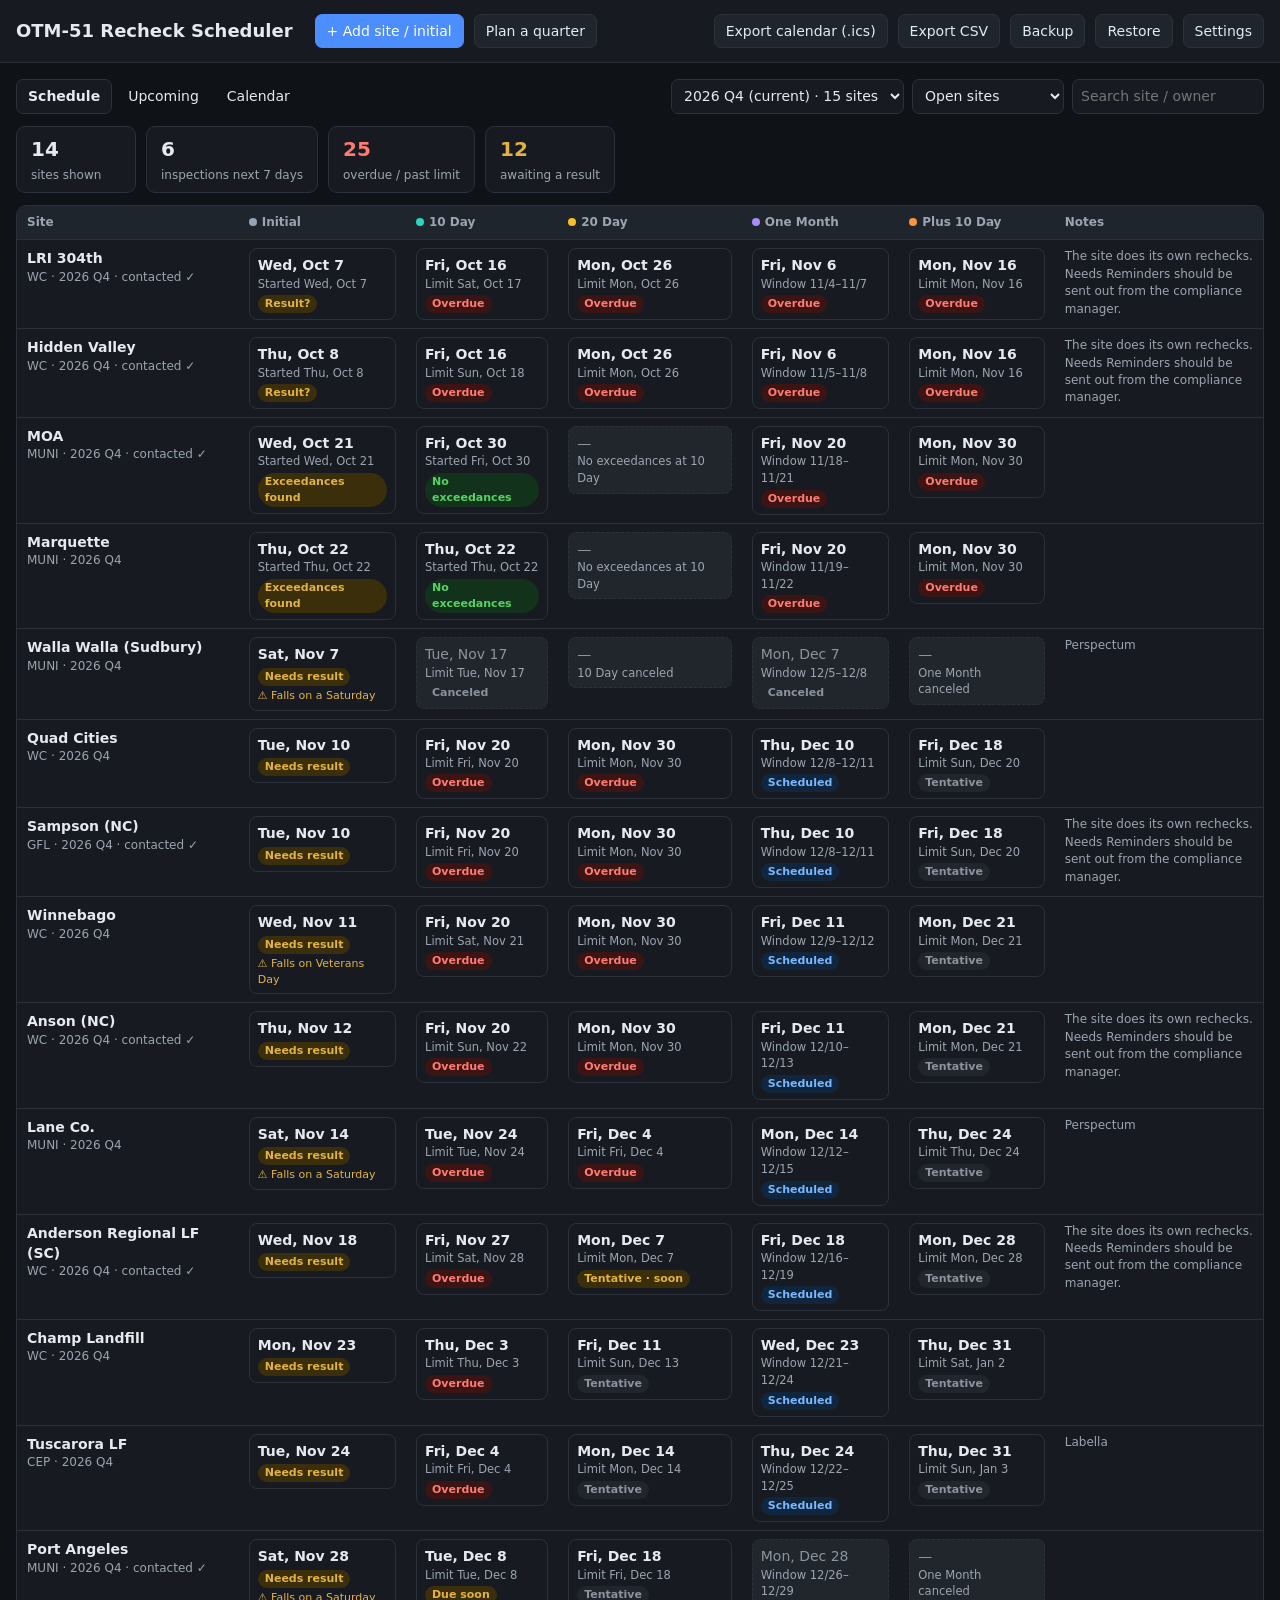
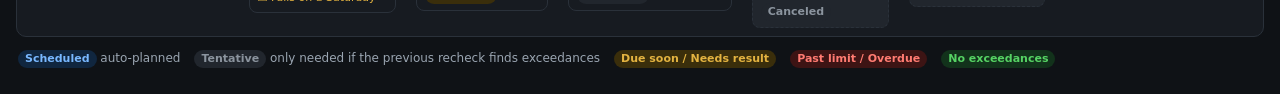
<file: static/otm51.html>
<!doctype html>
<html lang="en" data-theme="dark">
<head>
<meta charset="utf-8">
<meta name="viewport" content="width=device-width, initial-scale=1">
<title>OTM-51 Recheck Scheduler</title>
<style>
:root{
  --bg:#f6f7f9; --panel:#ffffff; --ink:#1b1f24; --muted:#5f6b7a; --line:#dfe3e8; --soft:#eef1f4;
  --accent:#1f6feb; --accent-ink:#fff;
  --ok:#1a7f37; --ok-bg:#dafbe1; --warn:#9a6700; --warn-bg:#fff3c4; --bad:#c62828; --bad-bg:#ffe1e1;
  --info:#0b5cad; --info-bg:#ddeeff; --nn:#7d8590; --nn-bg:#eef0f2;
  --s-init:#475569; --s-d10:#0f8a8a; --s-d20:#b7791f; --s-m1:#7c3aed; --s-p10:#c2410c;
  --weekend:#f1f3f6;
}
@media (prefers-color-scheme: dark){ :root:not([data-theme="light"]){
  --bg:#0f1216; --panel:#171b21; --ink:#e6e9ed; --muted:#9aa5b1; --line:#2a313a; --soft:#1f252d;
  --accent:#4c8dff; --accent-ink:#fff;
  --ok:#56d364; --ok-bg:#12321b; --warn:#e3b341; --warn-bg:#3a2e0b; --bad:#ff7b72; --bad-bg:#3d1414;
  --info:#79b8ff; --info-bg:#10263f; --nn:#8b949e; --nn-bg:#21262d;
  --s-init:#94a3b8; --s-d10:#2dd4bf; --s-d20:#fbbf24; --s-m1:#a78bfa; --s-p10:#fb923c;
  --weekend:#13171c;
}}
:root[data-theme="dark"]{
  --bg:#0f1216; --panel:#171b21; --ink:#e6e9ed; --muted:#9aa5b1; --line:#2a313a; --soft:#1f252d;
  --accent:#4c8dff; --accent-ink:#fff;
  --ok:#56d364; --ok-bg:#12321b; --warn:#e3b341; --warn-bg:#3a2e0b; --bad:#ff7b72; --bad-bg:#3d1414;
  --info:#79b8ff; --info-bg:#10263f; --nn:#8b949e; --nn-bg:#21262d;
  --s-init:#94a3b8; --s-d10:#2dd4bf; --s-d20:#fbbf24; --s-m1:#a78bfa; --s-p10:#fb923c;
  --weekend:#13171c;
}
*{box-sizing:border-box}
body{margin:0;background:var(--bg);color:var(--ink);font:14px/1.45 system-ui,-apple-system,"Segoe UI",Roboto,sans-serif}
header{background:var(--panel);border-bottom:1px solid var(--line);padding:14px 16px;display:flex;flex-wrap:wrap;gap:10px;align-items:center}
header h1{font-size:18px;margin:0 12px 0 0;font-weight:650}
header .sp{flex:1}
button,select,input,textarea{font:inherit;color:inherit}
button{background:var(--soft);border:1px solid var(--line);border-radius:7px;padding:6px 11px;cursor:pointer}
button:hover{border-color:var(--muted)}
button.primary{background:var(--accent);color:var(--accent-ink);border-color:var(--accent)}
button.danger{color:var(--bad)}
button.link{background:none;border:none;color:var(--accent);padding:0;cursor:pointer}
select,input[type=text],input[type=date],input[type=search],input[type=number],textarea{background:var(--panel);border:1px solid var(--line);border-radius:7px;padding:6px 8px}
main{padding:16px;max-width:1500px;margin:0 auto}
.tabs{display:flex;gap:4px;margin-bottom:12px;flex-wrap:wrap;align-items:center}
.tabs button.tab{background:none;border:1px solid transparent;border-radius:7px}
.tabs button.tab.on{background:var(--panel);border-color:var(--line);font-weight:600}
.tabs .filters{margin-left:auto;display:flex;gap:8px;flex-wrap:wrap}
.summary{display:flex;gap:10px;flex-wrap:wrap;margin-bottom:12px}
.stat{background:var(--panel);border:1px solid var(--line);border-radius:9px;padding:8px 14px;min-width:120px}
.stat b{display:block;font-size:20px}
.stat span{color:var(--muted);font-size:12px}
.wrap{background:var(--panel);border:1px solid var(--line);border-radius:10px;overflow-x:auto}
table{border-collapse:collapse;width:100%;min-width:1100px}
th,td{padding:8px 10px;border-bottom:1px solid var(--line);text-align:left;vertical-align:top}
th{font-size:12px;color:var(--muted);font-weight:600;background:var(--soft);position:sticky;top:0}
th .dot{display:inline-block;width:8px;height:8px;border-radius:50%;margin-right:5px;vertical-align:middle}
tr:last-child td{border-bottom:none}
td.site{min-width:190px}
td.site .nm{font-weight:600;cursor:pointer}
td.site .nm:hover{text-decoration:underline}
td.site .meta{color:var(--muted);font-size:12px}
.cell{border:1px solid var(--line);border-radius:8px;padding:6px 8px;cursor:pointer;min-width:132px;background:var(--panel)}
.cell:hover{border-color:var(--accent)}
.cell .dt{font-weight:600}
.cell .by{font-size:11.5px;color:var(--muted)}
.cell.nn{background:var(--nn-bg);border-style:dashed}
.cell.nn .dt{color:var(--nn);font-weight:400}
.pill{display:inline-block;font-size:11px;font-weight:600;padding:1px 7px;border-radius:999px;margin-top:3px}
.p-ok{color:var(--ok);background:var(--ok-bg)} .p-warn{color:var(--warn);background:var(--warn-bg)}
.p-bad{color:var(--bad);background:var(--bad-bg)} .p-info{color:var(--info);background:var(--info-bg)}
.p-nn{color:var(--nn);background:var(--nn-bg)}
.flag{font-size:11px;color:var(--warn);margin-top:2px}
.empty{padding:40px;text-align:center;color:var(--muted)}
/* agenda */
.agenda h3{font-size:13px;color:var(--muted);margin:18px 0 6px;text-transform:uppercase;letter-spacing:.04em}
.ag{display:grid;grid-template-columns:120px 1fr auto;gap:10px;align-items:center;background:var(--panel);border:1px solid var(--line);border-left-width:4px;border-radius:8px;padding:8px 12px;margin-bottom:6px;cursor:pointer}
.ag:hover{border-color:var(--accent)}
.ag .w{font-weight:600}
.ag .s{color:var(--muted);font-size:12px}
/* calendar */
.calhead{display:flex;align-items:center;gap:10px;margin-bottom:8px}
.calhead h2{font-size:16px;margin:0;min-width:160px}
.cal{display:grid;grid-template-columns:repeat(7,minmax(0,1fr));border:1px solid var(--line);border-radius:10px;overflow:hidden;background:var(--line);gap:1px}
.cal .dow{background:var(--soft);font-size:12px;color:var(--muted);padding:6px;font-weight:600}
.cal .day{background:var(--panel);min-height:96px;padding:4px 5px}
.cal .day.we{background:var(--weekend)}
.cal .day.out{opacity:.45}
.cal .day.today .n{background:var(--accent);color:var(--accent-ink);border-radius:999px;padding:0 6px}
.cal .n{font-size:12px;color:var(--muted);display:inline-block;margin-bottom:2px}
.cal .hol{display:block;font-size:10.5px;color:var(--bad);margin:-2px 0 2px;white-space:nowrap;overflow:hidden;text-overflow:ellipsis}
.chip{display:block;font-size:11.5px;border-radius:5px;padding:2px 5px;margin-bottom:2px;cursor:pointer;color:#fff;white-space:nowrap;overflow:hidden;text-overflow:ellipsis}
.chip.tent{opacity:.6;border:1px dashed rgba(255,255,255,.7)}
.chip.dueline{background:none!important;color:var(--bad);border:1px solid var(--bad)}
/* dialog */
dialog{border:1px solid var(--line);border-radius:12px;background:var(--panel);color:var(--ink);padding:0;width:min(520px,calc(100vw - 32px))}
dialog::backdrop{background:rgba(0,0,0,.4)}
dialog form{padding:18px}
dialog h2{margin:0 0 4px;font-size:17px}
dialog .sub{color:var(--muted);margin-bottom:12px}
.field{margin-bottom:12px}
.field label{display:block;font-size:12px;color:var(--muted);margin-bottom:4px;font-weight:600}
.field input[type=text],.field input[type=date],.field textarea{width:100%}
.rule{background:var(--soft);border-radius:8px;padding:8px 10px;margin-bottom:12px;font-size:13px}
.seg{display:flex;gap:6px;flex-wrap:wrap}
.seg button.on{outline:2px solid var(--accent);outline-offset:-1px;font-weight:600}
.acts{display:flex;gap:8px;justify-content:flex-end;margin-top:16px;flex-wrap:wrap}
.acts .left{margin-right:auto;display:flex;gap:8px}
.hint{font-size:12px;color:var(--muted);margin-top:3px}
.legend{display:flex;gap:14px;flex-wrap:wrap;font-size:12px;color:var(--muted);margin:10px 2px}
@media (max-width:640px){ header h1{width:100%} .ag{grid-template-columns:1fr} .cal .day{min-height:70px} .chip{font-size:10px} }
@media print{ header,.tabs .filters,.acts{display:none} body{background:#fff} }
</style>
</head>
<body>
<header>
  <h1>OTM-51 Recheck Scheduler</h1>
  <button class="primary" id="btnAdd">+ Add site / initial</button>
  <button id="btnPlanQ">Plan a quarter</button>
  <span class="sp"></span>
  <button id="btnIcs" title="Calendar file of all open inspections (Outlook / Google)">Export calendar (.ics)</button>
  <button id="btnCsv" title="Same columns as the quarterly spreadsheet">Export CSV</button>
  <button id="btnBackup">Backup</button>
  <button id="btnRestore">Restore</button>
  <button id="btnSettings">Settings</button>
  <input type="file" id="fileRestore" accept=".json" hidden>
</header>
<main>
  <div class="tabs">
    <button class="tab on" data-view="table">Schedule</button>
    <button class="tab" data-view="agenda">Upcoming</button>
    <button class="tab" data-view="cal">Calendar</button>
    <div class="filters">
      <select id="fQuarter"></select>
      <select id="fShow">
        <option value="open">Open sites</option>
        <option value="all">All sites</option>
        <option value="done">Completed sites</option>
      </select>
      <input type="search" id="fSearch" placeholder="Search site / owner">
    </div>
  </div>
  <div class="summary" id="summary"></div>
  <div id="view"></div>
  <div class="legend">
    <span><span class="pill p-info">Scheduled</span> auto-planned</span>
    <span><span class="pill p-nn">Tentative</span> only needed if the previous recheck finds exceedances</span>
    <span><span class="pill p-warn">Due soon / Needs result</span></span>
    <span><span class="pill p-bad">Past limit / Overdue</span></span>
    <span><span class="pill p-ok">No exceedances</span></span>
  </div>
</main>

<dialog id="dlgStep"><form method="dialog" id="formStep"></form></dialog>
<dialog id="dlgSite"><form method="dialog" id="formSite"></form></dialog>
<dialog id="dlgQuarter"><form method="dialog" id="formQuarter"></form></dialog>
<dialog id="dlgSettings"><form method="dialog" id="formSettings"></form></dialog>

<script>
/* ---------------- Dates (ISO strings, UTC math) ---------------- */
const D = {
  parse: s => new Date(s + 'T00:00:00Z'),
  iso: d => d.toISOString().slice(0, 10),
  add: (s, n) => { const d = D.parse(s); d.setUTCDate(d.getUTCDate() + n); return D.iso(d); },
  dow: s => D.parse(s).getUTCDay(),
  diff: (a, b) => Math.round((D.parse(a) - D.parse(b)) / 864e5), // a - b, in days
  today: () => { const n = new Date(); return `${n.getFullYear()}-${String(n.getMonth()+1).padStart(2,'0')}-${String(n.getDate()).padStart(2,'0')}`; },
  fmt: (s, o = {weekday:'short', month:'short', day:'numeric'}) => s ? D.parse(s).toLocaleDateString(undefined, {...o, timeZone:'UTC'}) : '',
  fmtY: s => D.fmt(s, {weekday:'short', month:'short', day:'numeric', year:'numeric'}),
  quarter: s => { const d = D.parse(s); return `${d.getUTCFullYear()} Q${Math.floor(d.getUTCMonth()/3)+1}`; },
  addMonths: (s, n) => { // same day n months later, clamped to month end
    const [y, m, d] = s.split('-').map(Number), i = y * 12 + (m - 1) + n, ty = Math.floor(i / 12), tm = i % 12;
    const last = new Date(Date.UTC(ty, tm + 1, 0)).getUTCDate();
    return `${ty}-${String(tm + 1).padStart(2, '0')}-${String(Math.min(d, last)).padStart(2, '0')}`;
  },
};
/* Quarters look like "2027 Q1". A site event's quarter comes from its Initial date, or from its planned quarter until a date is set. */
const Q = {
  of: site => site.steps.init.date ? D.quarter(site.steps.init.date) : (site.quarter || ''),
  idx: q => +q.slice(0, 4) * 4 + (+q.slice(-1) - 1),
  shift: (q, n) => { const i = Q.idx(q) + n; return `${Math.floor(i / 4)} Q${i % 4 + 1}`; },
  range: (q, back, fwd) => Array.from({length: back + fwd + 1}, (_, i) => Q.shift(q, i - back)),
};
/* US holidays, calculated for any year (observed dates: Saturday → Friday, Sunday → Monday) */
const H = {
  pad: n => String(n).padStart(2, '0'),
  obs: s => { const w = D.dow(s); return w === 6 ? D.add(s, -1) : w === 0 ? D.add(s, 1) : s; },
  nth: (y, m, dow, n) => { const f = `${y}-${H.pad(m)}-01`; return D.add(f, (dow - D.dow(f) + 7) % 7 + 7 * (n - 1)); },
  last: (y, m, dow) => { const l = D.add(m === 12 ? `${y + 1}-01-01` : `${y}-${H.pad(m + 1)}-01`, -1); return D.add(l, -((D.dow(l) - dow + 7) % 7)); },
};
const HOLIDAYS = [
  {k:'newyear',    name:"New Year's Day",             on:true,  f:y => H.obs(`${y}-01-01`)},
  {k:'mlk',        name:'Martin Luther King Jr. Day', on:true,  f:y => H.nth(y, 1, 1, 3)},
  {k:'pres',       name:"Presidents' Day",            on:true,  f:y => H.nth(y, 2, 1, 3)},
  {k:'memorial',   name:'Memorial Day',               on:true,  f:y => H.last(y, 5, 1)},
  {k:'juneteenth', name:'Juneteenth',                 on:true,  f:y => H.obs(`${y}-06-19`)},
  {k:'july4',      name:'Independence Day',           on:true,  f:y => H.obs(`${y}-07-04`)},
  {k:'labor',      name:'Labor Day',                  on:true,  f:y => H.nth(y, 9, 1, 1)},
  {k:'columbus',   name:'Columbus Day',               on:true,  f:y => H.nth(y, 10, 1, 2)},
  {k:'veterans',   name:'Veterans Day',               on:true,  f:y => H.obs(`${y}-11-11`)},
  {k:'thanks',     name:'Thanksgiving',               on:true,  f:y => H.nth(y, 11, 4, 4)},
  {k:'blackfri',   name:'Day after Thanksgiving',     on:false, f:y => D.add(H.nth(y, 11, 4, 4), 1)},
  {k:'xmaseve',    name:'Christmas Eve',              on:false, f:y => `${y}-12-24`},
  {k:'xmas',       name:'Christmas Day',              on:true,  f:y => H.obs(`${y}-12-25`)},
];
const holCache = {};
function holidayName(s){
  const y = +s.slice(0, 4), on = new Set(db.settings.skipHolidays || []);
  if (!holCache[y]){
    holCache[y] = {};
    [y, y + 1].forEach(yy => HOLIDAYS.forEach(h => { const d = h.f(yy); if (+d.slice(0, 4) === y) holCache[y][d] = (holCache[y][d] || []).concat(h); }));
  }
  const hit = (holCache[y][s] || []).find(h => on.has(h.k));
  if (hit) return hit.name;
  return (db.settings.holidays || []).includes(s) ? 'Holiday' : '';
}

/* ---------------- Steps ---------------- */
const STEPS = [
  {k:'init', label:'Initial',     color:'var(--s-init)'},
  {k:'d10',  label:'10 Day',      color:'var(--s-d10)'},
  {k:'d20',  label:'20 Day',      color:'var(--s-d20)'},
  {k:'m1',   label:'One Month',   color:'var(--s-m1)'},
  {k:'p10',  label:'Plus 10 Day', color:'var(--s-p10)'},
];
const LABEL = Object.fromEntries(STEPS.map(s => [s.k, s.label]));
const COLOR = Object.fromEntries(STEPS.map(s => [s.k, s.color]));

/* ---------------- State ---------------- */
const KEY = 'atm51-scheduler-v1';
const uid = () => Math.random().toString(36).slice(2, 10);
let db = load();
function blankSteps(){ return Object.fromEntries(STEPS.map(s => [s.k, {date:'', override:'', completed:'', result:'', canceled:false}])); }
function load(){
  let d = null;
  try { const raw = localStorage.getItem(KEY); if (raw) d = JSON.parse(raw); } catch(e) {}
  if (!d) d = {settings:{}, sites: null};
  d.settings = migrateSettings(d.settings);
  if (!d.sites) d.sites = seed();
  return d;
}
function migrateSettings(s){
  s = {m1Target:30, soonDays:3, holidays:[], ...(s || {})};
  if (!Array.isArray(s.skipHolidays)) s.skipHolidays = HOLIDAYS.filter(h => h.on).map(h => h.k); // holidays avoided by default
  return s;
}
function save(){ try { localStorage.setItem(KEY, JSON.stringify(db)); } catch(e) {} }

/* ---------------- Scheduling rules ---------------- */
const isOff = s => { const w = D.dow(s); return w === 0 || w === 6 || !!holidayName(s); };
const offReason = s => holidayName(s) || (D.dow(s) === 6 ? 'a Saturday' : 'a Sunday');
const prevWork = s => { let g = 0; while (isOff(s) && g++ < 10) s = D.add(s, -1); return s; };
const nextWork = s => { let g = 0; while (isOff(s) && g++ < 10) s = D.add(s, 1); return s; };

// Returns per-step plan: scheduled date, auto date, hard limit, window, whether needed, state.
function plan(site){
  const s = site.steps, o = {}, T = D.today();
  const mk = k => ({k, auto:'', due:'', earliest:'', rule:'', nn:'', tentative:false, scheduled:''});
  STEPS.forEach(x => o[x.k] = mk(x.k));

  o.init.scheduled = s.init.date;
  const initEff = s.init.completed || s.init.date;
  const killAll = s.init.canceled ? 'Initial canceled' : s.init.result === 'pass' ? 'No exceedances at Initial' : '';

  // 10 Day: no later than 10 days after the Initial
  if (initEff){
    o.d10.due = D.add(initEff, 10);
    o.d10.auto = prevWork(o.d10.due);
    o.d10.rule = `No later than 10 days after the Initial (${D.fmt(initEff)}${s.init.completed ? ', started' : ', scheduled'}).`;
  }
  o.d10.scheduled = s.d10.override || o.d10.auto;
  o.d10.nn = killAll;

  // 20 Day: no later than 10 days after the 10 Day; only if the 10 Day had exceedances
  const d10Eff = s.d10.completed || o.d10.scheduled;
  if (d10Eff){
    o.d20.due = D.add(d10Eff, 10);
    o.d20.auto = prevWork(o.d20.due);
    o.d20.rule = `No later than 10 days after the 10 Day (${D.fmt(d10Eff)}${s.d10.completed ? ', started' : ', scheduled'}). Only needed if the 10 Day finds exceedances.`;
  }
  o.d20.scheduled = s.d20.override || o.d20.auto;
  o.d20.nn = killAll || (s.d10.canceled ? '10 Day canceled' : s.d10.result === 'pass' ? 'No exceedances at 10 Day' : '');
  o.d20.tentative = !s.d10.result;

  // One Month: 28–31 days after the Initial
  if (initEff){
    o.m1.earliest = D.add(initEff, 28);
    o.m1.due = D.add(initEff, 31);
    const target = D.add(initEff, Math.min(31, Math.max(28, +db.settings.m1Target || 30)));
    let a = prevWork(target);
    if (a < o.m1.earliest) a = nextWork(target);
    if (a > o.m1.due) a = target;
    o.m1.auto = a;
    o.m1.rule = `Between 28 and 31 days after the Initial (${D.fmt(initEff)}): window ${D.fmt(o.m1.earliest)} – ${D.fmt(o.m1.due)}.`;
  }
  o.m1.scheduled = s.m1.override || o.m1.auto;
  o.m1.nn = killAll;

  // Plus 10: no later than 10 days after the One Month; only if the One Month had exceedances
  const m1Eff = s.m1.completed || o.m1.scheduled;
  if (m1Eff){
    o.p10.due = D.add(m1Eff, 10);
    o.p10.auto = prevWork(o.p10.due);
    o.p10.rule = `No later than 10 days after the One Month (${D.fmt(m1Eff)}${s.m1.completed ? ', started' : ', scheduled'}). Only needed if the One Month finds exceedances.`;
  }
  o.p10.scheduled = s.p10.override || o.p10.auto;
  o.p10.nn = killAll || (s.m1.canceled ? 'One Month canceled' : s.m1.result === 'pass' ? 'No exceedances at One Month' : '');
  o.p10.tentative = !s.m1.result;

  STEPS.forEach(x => o[x.k].state = stateOf(x.k, s[x.k], o[x.k], T));
  return o;
}

function stateOf(k, r, p, T){
  const flags = [];
  const soon = +db.settings.soonDays || 3;
  if (r.completed && p.due && r.completed > p.due) flags.push('Started after limit');
  if (r.completed && p.earliest && r.completed < p.earliest) flags.push('Started before window');
  if (!r.completed && p.scheduled && isOff(p.scheduled)) flags.push(`Falls on ${offReason(p.scheduled)}`);
  if (p.nn) return {code:'nn', cls:'p-nn', label:'Not needed', flags:[], open:false};
  if (r.canceled) return {code:'cx', cls:'p-nn', label:'Canceled', flags:[], open:false};
  if (r.result === 'pass') return {code:'pass', cls:'p-ok', label:'No exceedances', flags, open:false};
  if (r.result === 'fail') return {code:'fail', cls:'p-warn', label:'Exceedances found', flags, open:false};
  if (r.completed) return {code:'done', cls:'p-warn', label:'Result?', flags, open:false};
  if (!p.scheduled) return {code:'none', cls:'p-nn', label:'Not scheduled', flags, open:true};
  if (p.due && p.scheduled > p.due) return {code:'late', cls:'p-bad', label:'Past limit', flags, open:true, bad:true};
  if (p.earliest && p.scheduled < p.earliest) return {code:'early', cls:'p-bad', label:'Before window', flags, open:true, bad:true};
  if (p.due && T > p.due) return {code:'overdue', cls:'p-bad', label:'Overdue', flags, open:true, bad:true};
  if (T > p.scheduled) return {code:'result', cls:'p-warn', label:'Needs result', flags, open:true};
  const needed = !p.tentative || k === 'init' || k === 'd10' || k === 'm1';
  if (D.diff(p.scheduled, T) <= soon) return {code:'soon', cls:'p-warn', label: needed ? 'Due soon' : 'Tentative · soon', flags, open:true};
  if (p.tentative && (k === 'd20' || k === 'p10')) return {code:'tent', cls:'p-nn', label:'Tentative', flags, open:true};
  if (k === 'd20' || k === 'p10') return {code:'need', cls:'p-warn', label:'Needed', flags, open:true};
  return {code:'sched', cls:'p-info', label:'Scheduled', flags, open:true};
}

function siteSummary(site, o){
  const open = STEPS.filter(x => o[x.k].state.open);
  const bad = STEPS.some(x => o[x.k].state.bad);
  const needsResult = STEPS.some(x => ['done','result'].includes(o[x.k].state.code));
  return {open, bad, complete: !site.steps.init.date ? false : open.length === 0 && !needsResult, next: open.sort((a,b) => (o[a.k].scheduled||'9').localeCompare(o[b.k].scheduled||'9'))[0]};
}

/* ---------------- Rendering ---------------- */
let view = 'table', calMonth = D.today().slice(0, 7);
const $ = s => document.querySelector(s);
const esc = s => String(s ?? '').replace(/[&<>"']/g, c => ({'&':'&amp;','<':'&lt;','>':'&gt;','"':'&quot;',"'":'&#39;'}[c]));

// Sort by the Initial date shown in the table (started date if entered, else scheduled); undated last, then by name.
const initKey = s => s.steps.init.completed || s.steps.init.date || '9999';
const byInitial = (a, b) => initKey(a).localeCompare(initKey(b)) || a.name.localeCompare(b.name);

function filtered(){
  const q = $('#fQuarter').value, show = $('#fShow').value, term = $('#fSearch').value.trim().toLowerCase();
  return db.sites.map(site => ({site, o: plan(site)})).map(x => ({...x, sum: siteSummary(x.site, x.o)})).filter(({site, sum}) => {
    if (q !== 'all' && Q.of(site) !== q) return false;
    if (show === 'open' && sum.complete) return false;
    if (show === 'done' && !sum.complete) return false;
    if (term && !(`${site.name} ${site.owner} ${site.notes}`.toLowerCase().includes(term))) return false;
    return true;
  }).sort((a, b) => byInitial(a.site, b.site));
}

function renderQuarters(){
  const sel = $('#fQuarter'), cur = sel.value;
  const tq = D.quarter(D.today());
  const count = {};
  db.sites.forEach(s => { const q = Q.of(s); if (q) count[q] = (count[q] || 0) + 1; });
  const qs = [...new Set([...Object.keys(count), ...Q.range(tq, 0, 4)])].sort((a, b) => Q.idx(a) - Q.idx(b));
  sel.innerHTML = `<option value="all">All quarters</option>` + qs.map(q => `<option value="${q}">${q}${q === tq ? ' (current)' : ''} · ${count[q] ? count[q] + ' sites' : 'empty'}</option>`).join('');
  sel.value = cur && [...sel.options].some(o => o.value === cur) ? cur : 'all';
}

function render(){
  document.querySelectorAll('.tab').forEach(b => b.classList.toggle('on', b.dataset.view === view));
  const rows = filtered();
  renderSummary(rows);
  if (view === 'table') renderTable(rows);
  else if (view === 'agenda') renderAgenda(rows);
  else renderCal(rows);
}

function renderSummary(rows){
  const T = D.today(), wk = D.add(T, 7);
  let thisWeek = 0, problems = 0, results = 0;
  rows.forEach(({o}) => STEPS.forEach(x => {
    const p = o[x.k], st = p.state;
    if (st.open && p.scheduled && p.scheduled >= T && p.scheduled <= wk && st.code !== 'tent') thisWeek++;
    if (st.bad) problems++;
    if (st.code === 'done' || st.code === 'result') results++;
  }));
  $('#summary').innerHTML = `
    <div class="stat"><b>${rows.length}</b><span>sites shown</span></div>
    <div class="stat"><b>${thisWeek}</b><span>inspections next 7 days</span></div>
    <div class="stat"><b style="color:${problems ? 'var(--bad)' : 'inherit'}">${problems}</b><span>overdue / past limit</span></div>
    <div class="stat"><b style="color:${results ? 'var(--warn)' : 'inherit'}">${results}</b><span>awaiting a result</span></div>`;
}

function cellHTML(site, k, p){
  const st = p.state, r = site.steps[k];
  if (st.code === 'nn') return `<div class="cell nn" data-site="${site.id}" data-step="${k}"><div class="dt">—</div><div class="by">${esc(p.nn)}</div></div>`;
  const shown = r.completed || p.scheduled;
  let by = '';
  if (r.completed) by = `Started ${D.fmt(r.completed)}`;
  else if (k === 'm1' && p.earliest) by = `Window ${D.fmt(p.earliest, {month:'numeric', day:'numeric'})}–${D.fmt(p.due, {month:'numeric', day:'numeric'})}`;
  else if (p.due) by = `Limit ${D.fmt(p.due)}`;
  if (r.override && !r.completed) by += ' · manual';
  return `<div class="cell ${st.code === 'cx' ? 'nn' : ''}" data-site="${site.id}" data-step="${k}">
    <div class="dt">${shown ? D.fmt(shown) : '—'}</div>
    <div class="by">${by}</div>
    <span class="pill ${st.cls}">${st.label}</span>
    ${st.flags.map(f => `<div class="flag">⚠ ${f}</div>`).join('')}
  </div>`;
}

function renderTable(rows){
  if (!rows.length){
    const q = $('#fQuarter').value;
    $('#view').innerHTML = `<div class="wrap"><div class="empty">${q !== 'all' ? `No sites in ${q} yet.<br><br><button class="primary" id="emptyPlan">Plan ${q} from a previous quarter</button> or use <b>+ Add site / initial</b>.` : 'No sites match. Use <b>+ Add site / initial</b> to schedule one.'}</div></div>`;
    const b = $('#emptyPlan'); if (b) b.onclick = () => openPlanQuarter(q);
    return;
  }
  $('#view').innerHTML = `<div class="wrap"><table>
    <thead><tr><th>Site</th>${STEPS.map(x => `<th><span class="dot" style="background:${x.color}"></span>${x.label}</th>`).join('')}<th>Notes</th></tr></thead>
    <tbody>${rows.map(({site, o}) => `<tr>
      <td class="site"><div class="nm" data-edit-site="${site.id}">${esc(site.name) || '(unnamed)'}</div>
        <div class="meta">${esc(site.owner)}${site.owner ? ' · ' : ''}${Q.of(site) || 'no quarter'}${site.steps.init.date ? '' : ' · <span style="color:var(--warn)">needs Initial date</span>'}${site.contacted ? ' · contacted ✓' : ''}</div></td>
      ${STEPS.map(x => `<td>${cellHTML(site, x.k, o[x.k])}</td>`).join('')}
      <td style="max-width:240px;color:var(--muted);font-size:12px">${esc(site.notes)}</td>
    </tr>`).join('')}</tbody></table></div>`;
}

function openItems(rows){
  const items = [];
  rows.forEach(({site, o}) => STEPS.forEach(x => {
    const p = o[x.k];
    if (p.state.open && p.scheduled) items.push({site, k:x.k, p});
  }));
  return items.sort((a, b) => a.p.scheduled.localeCompare(b.p.scheduled));
}

function renderAgenda(rows){
  const items = openItems(rows), T = D.today();
  if (!items.length){ $('#view').innerHTML = `<div class="wrap"><div class="empty">Nothing open.</div></div>`; return; }
  const weekOf = s => D.add(s, -((D.dow(s) + 6) % 7)); // Monday
  const groups = {};
  items.forEach(it => {
    const g = it.p.state.bad || it.p.scheduled < T ? 'Needs attention' : `Week of ${D.fmt(weekOf(it.p.scheduled), {month:'short', day:'numeric', year:'numeric'})}`;
    (groups[g] = groups[g] || []).push(it);
  });
  $('#view').innerHTML = `<div class="agenda">${Object.entries(groups).map(([g, list]) => `<h3>${g}</h3>` + list.map(({site, k, p}) => `
    <div class="ag" style="border-left-color:${COLOR[k]}" data-site="${site.id}" data-step="${k}">
      <div class="w">${D.fmt(p.scheduled)}</div>
      <div><div><b>${esc(site.name)}</b> — ${LABEL[k]}</div>
        <div class="s">${p.due ? (k === 'm1' ? `Window ${D.fmt(p.earliest)} – ${D.fmt(p.due)}` : `Must be done by ${D.fmt(p.due)}`) : ''}${site.owner ? ' · ' + esc(site.owner) : ''}${p.tentative && (k === 'd20' || k === 'p10') ? ' · only if previous recheck fails' : ''}</div></div>
      <span class="pill ${p.state.cls}">${p.state.label}</span>
    </div>`).join('')).join('')}</div>`;
}

function renderCal(rows){
  const items = openItems(rows);
  rows.forEach(({site, o}) => STEPS.forEach(x => { const r = site.steps[x.k]; if (r.completed && o[x.k].state.code !== 'nn') items.push({site, k:x.k, p:{...o[x.k], scheduled:r.completed}, done:true}); }));
  const byDay = {};
  items.forEach(it => (byDay[it.p.scheduled] = byDay[it.p.scheduled] || []).push(it));
  const first = calMonth + '-01';
  const start = D.add(first, -D.dow(first));
  const T = D.today(), m = calMonth;
  let cells = ['Sun','Mon','Tue','Wed','Thu','Fri','Sat'].map(d => `<div class="dow">${d}</div>`).join('');
  for (let i = 0; i < 42; i++){
    const d = D.add(start, i);
    if (i === 35 && d.slice(0, 7) !== m) break;
    const list = (byDay[d] || []).sort((a, b) => a.site.name.localeCompare(b.site.name));
    cells += `<div class="day ${isOff(d) ? 'we' : ''} ${d.slice(0, 7) !== m ? 'out' : ''} ${d === T ? 'today' : ''}">
      <span class="n">${+d.slice(8)}</span>${holidayName(d) ? `<span class="hol">${esc(holidayName(d))}</span>` : ''}
      ${list.map(({site, k, p, done}) => `<span class="chip ${p.tentative && (k === 'd20' || k === 'p10') && !done ? 'tent' : ''}" style="background:${COLOR[k]};${done ? 'opacity:.45' : ''}" data-site="${site.id}" data-step="${k}" title="${esc(site.name)} — ${LABEL[k]} · ${p.state.label}">${done ? '✓ ' : p.state.bad ? '⚠ ' : ''}${esc(site.name)} · ${LABEL[k]}</span>`).join('')}
    </div>`;
  }
  $('#view').innerHTML = `<div class="calhead">
      <button id="calPrev">‹</button><h2>${D.fmt(first, {month:'long', year:'numeric'})}</h2><button id="calNext">›</button>
      <button id="calToday">Today</button>
      <span style="color:var(--muted);font-size:12px">${STEPS.map(x => `<span class="dot" style="display:inline-block;width:8px;height:8px;border-radius:50%;background:${x.color};margin:0 4px 0 10px"></span>${x.label}`).join('')}</span>
    </div><div class="cal">${cells}</div>`;
  const shift = n => { const d = D.parse(calMonth + '-01'); d.setUTCMonth(d.getUTCMonth() + n); calMonth = D.iso(d).slice(0, 7); render(); };
  $('#calPrev').onclick = () => shift(-1);
  $('#calNext').onclick = () => shift(1);
  $('#calToday').onclick = () => { calMonth = D.today().slice(0, 7); render(); };
}

/* ---------------- Step editor ---------------- */
function openStep(siteId, k){
  const site = db.sites.find(s => s.id === siteId); if (!site) return;
  const o = plan(site), p = o[k], r = site.steps[k];
  const draft = {...r};
  const f = $('#formStep');
  const isInit = k === 'init';
  const draw = () => {
    f.innerHTML = `
      <h2>${esc(site.name)} — ${LABEL[k]}</h2>
      <div class="sub">${esc(site.owner)} <span class="pill ${p.state.cls}">${p.state.label}</span></div>
      ${p.nn ? `<div class="rule">Not needed: ${esc(p.nn)}. Change the earlier inspection's result to bring it back.</div>` : ''}
      ${p.rule ? `<div class="rule">${p.rule}<br><b>${k === 'm1' ? 'Latest allowed' : 'Hard limit'}: ${D.fmtY(p.due)}</b>${p.auto ? ` · Auto-scheduled: ${D.fmtY(p.auto)}` : ''}</div>` : ''}
      <div class="field">
        <label>${isInit ? 'Initial scheduled date' : 'Scheduled date'}</label>
        <input type="date" name="sched" value="${isInit ? (draft.date || '') : (draft.override || p.auto || '')}">
        ${!isInit ? `<div class="hint">${draft.override ? `Manually set. <button type="button" class="link" id="useAuto">Use auto date (${D.fmt(p.auto)})</button>` : 'Auto-calculated. Pick a different date to schedule early; later inspections update to match.'}</div>` : '<div class="hint">Follow-ups are planned from this date until a started date is entered.</div>'}
      </div>
      <div class="field">
        <label>Started date</label>
        <input type="date" name="completed" value="${draft.completed || ''}">
        <div class="hint">Once entered, every later inspection is scheduled from this start date.</div>
      </div>
      <div class="field">
        <label>Result</label>
        <div class="seg">
          <button type="button" data-res="pass" class="${draft.result === 'pass' ? 'on' : ''}">✓ No exceedances</button>
          <button type="button" data-res="fail" class="${draft.result === 'fail' ? 'on' : ''}">✗ Exceedances found</button>
          <button type="button" data-res="" class="${!draft.result ? 'on' : ''}">Not yet</button>
        </div>
        <div class="hint">${({init:'No exceedances cancels all follow-ups for this site.', d10:'No exceedances cancels the 20 Day.', m1:'No exceedances cancels the Plus 10 Day.', d20:'', p10:''})[k]}</div>
      </div>
      <div class="field"><label><input type="checkbox" name="canceled" ${draft.canceled ? 'checked' : ''}> Canceled${isInit ? ' (cancels the whole site event)' : ''}</label></div>
      <div class="acts">
        <span class="left"><button type="button" id="editSite">Edit site…</button></span>
        <button value="cancel">Close</button>
        <button value="save" class="primary">Save</button>
      </div>`;
    f.querySelectorAll('[data-res]').forEach(b => b.onclick = () => { capture(); draft.result = b.dataset.res; if (draft.result && !draft.completed) draft.completed = isInit ? draft.date : (draft.override || p.auto); draw(); });
    const ua = f.querySelector('#useAuto'); if (ua) ua.onclick = () => { capture(); draft.override = ''; draw(); };
    f.querySelector('#editSite').onclick = () => { $('#dlgStep').close(); openSite(site.id); };
  };
  const capture = () => {
    const v = f.elements.sched.value;
    if (isInit) draft.date = v; else draft.override = (v && v !== p.auto) ? v : '';
    draft.completed = f.elements.completed.value;
    draft.canceled = f.elements.canceled.checked;
  };
  draw();
  const dlg = $('#dlgStep');
  f.onsubmit = ev => {
    f.onsubmit = null;
    if (!ev.submitter || ev.submitter.value !== 'save') return;
    capture();
    site.steps[k] = draft;
    save(); renderQuarters(); render();
  };
  dlg.returnValue = '';
  dlg.showModal();
}

/* ---------------- Site editor ---------------- */
function openSite(id, prefill){
  const existing = id ? db.sites.find(s => s.id === id) : null;
  const site = existing || {id:uid(), name:'', owner:'', notes:'', contacted:false, quarter:'', steps:blankSteps(), ...(prefill || {})};
  const f = $('#formSite');
  const tq = D.quarter(D.today()), fq = $('#fQuarter').value;
  const qSel = Q.of(site) || (fq !== 'all' ? fq : tq);
  const qOpts = [...new Set([...Q.range(tq, 4, 8), qSel])].sort((a, b) => Q.idx(a) - Q.idx(b));
  f.innerHTML = `
    <h2>${existing ? 'Edit site event' : 'New site event'}</h2>
    <div class="sub">One row = one quarterly monitoring event at a site.</div>
    <div class="field"><label>Site</label><input type="text" name="name" value="${esc(site.name)}" required list="siteNames"></div>
    <datalist id="siteNames">${[...new Set(db.sites.map(s => s.name))].map(n => `<option value="${esc(n)}">`).join('')}</datalist>
    <div class="field"><label>Owner</label><input type="text" name="owner" value="${esc(site.owner)}" placeholder="WC, MUNI, GFL…"></div>
    <div class="field"><label>Quarter</label><select name="quarter">${qOpts.map(q => `<option ${q === qSel ? 'selected' : ''}>${q}</option>`).join('')}</select>
      <div class="hint">Lets you plan a site into a future quarter before its date is known. Once an Initial date is entered, the quarter follows the date.</div></div>
    <div class="field"><label>Initial scheduled date</label><input type="date" name="init" value="${site.steps.init.date || ''}">
      <div class="hint">The 10 Day, 20 Day, One Month and Plus 10 Day are scheduled from this automatically. Can be left blank for now.</div></div>
    <div class="field"><label>Notes</label><textarea name="notes" rows="3">${esc(site.notes)}</textarea></div>
    <div class="field"><label><input type="checkbox" name="contacted" ${site.contacted ? 'checked' : ''}> Site contacted</label></div>
    <div class="acts">
      ${existing ? `<span class="left"><button type="button" class="danger" id="delSite">Delete</button><button type="button" id="nextQ">Copy to next quarter</button></span>` : ''}
      <button value="cancel" formnovalidate>Close</button>
      <button value="save" class="primary">Save</button>
    </div>`;
  const dlg = $('#dlgSite');
  if (existing){
    f.querySelector('#delSite').onclick = () => { if (confirm(`Delete ${site.name}?`)) { db.sites = db.sites.filter(s => s.id !== site.id); save(); dlg.close(); renderQuarters(); render(); } };
    f.querySelector('#nextQ').onclick = () => {
      dlg.close();
      const base = site.steps.init.date;
      const steps = blankSteps();
      if (base) steps.init.date = prevWork(D.addMonths(base, 3));
      openSite(null, {name:site.name, owner:site.owner, notes:site.notes, quarter: Q.of(site) ? Q.shift(Q.of(site), 1) : '', steps});
    };
  }
  f.onsubmit = ev => {
    f.onsubmit = null;
    if (!ev.submitter || ev.submitter.value !== 'save') return;
    site.name = f.elements.name.value.trim();
    site.owner = f.elements.owner.value.trim();
    site.notes = f.elements.notes.value;
    site.contacted = f.elements.contacted.checked;
    site.steps.init.date = f.elements.init.value;
    site.quarter = site.steps.init.date ? D.quarter(site.steps.init.date) : f.elements.quarter.value;
    if (!existing) db.sites.push(site);
    save(); renderQuarters(); render();
  };
  dlg.returnValue = '';
  dlg.showModal();
}

/* ---------------- Plan a future quarter (roll sites forward) ---------------- */
function openPlanQuarter(target){
  const tq = D.quarter(D.today());
  const withSites = [...new Set(db.sites.map(Q.of).filter(Boolean))].sort((a, b) => Q.idx(a) - Q.idx(b));
  const latest = withSites[withSites.length - 1] || tq;
  const st = {target: target || Q.shift(latest, 1), source: '', dates: 'shift'};
  const pickSource = () => withSites.filter(q => Q.idx(q) < Q.idx(st.target)).pop() || withSites[withSites.length - 1] || '';
  st.source = pickSource();
  const f = $('#formQuarter'), dlg = $('#dlgQuarter');
  let checked = null;
  const draw = () => {
    const src = db.sites.filter(s => Q.of(s) === st.source).sort(byInitial);
    const have = new Set(db.sites.filter(s => Q.of(s) === st.target).map(s => s.name.trim().toLowerCase()));
    const months = (Q.idx(st.target) - Q.idx(st.source || st.target)) * 3;
    if (!checked) checked = new Set(src.filter(s => !have.has(s.name.trim().toLowerCase())).map(s => s.id));
    const newDate = s => {
      if (st.dates !== 'shift' || !s.steps.init.date || !months) return '';
      const a = D.addMonths(s.steps.init.date, months), p = prevWork(a);
      return D.quarter(p) === st.target ? p : nextWork(a); // don't let the weekend shift push it into the previous quarter
    };
    f.innerHTML = `
      <h2>Plan a quarter</h2>
      <div class="sub">Copies sites from an earlier quarter into a future one, with fresh inspections.</div>
      <div class="field"><label>Quarter to plan</label><select name="target">${Q.range(tq, 1, 8).map(q => `<option ${q === st.target ? 'selected' : ''}>${q}</option>`).join('')}</select></div>
      <div class="field"><label>Copy sites from</label><select name="source">${withSites.length ? withSites.map(q => `<option ${q === st.source ? 'selected' : ''}>${q}</option>`).join('') : '<option value="">(no quarters yet)</option>'}</select></div>
      <div class="field"><label>Initial dates</label>
        <label style="font-weight:400;color:inherit"><input type="radio" name="dates" value="shift" ${st.dates === 'shift' ? 'checked' : ''}> Same time ${months ? months + ' months' : ''} later (moved to a weekday)</label>
        <label style="font-weight:400;color:inherit"><input type="radio" name="dates" value="blank" ${st.dates === 'blank' ? 'checked' : ''}> Leave blank, I'll enter them</label></div>
      <div class="field"><label>Sites (${checked.size} selected)</label>
        <div style="max-height:240px;overflow:auto;border:1px solid var(--line);border-radius:8px;padding:6px 8px">
        ${src.length ? src.map(s => { const dup = have.has(s.name.trim().toLowerCase()); return `<label style="display:flex;gap:8px;align-items:center;font-weight:400;color:${dup ? 'var(--muted)' : 'inherit'};padding:3px 0">
          <input type="checkbox" data-pick="${s.id}" ${checked.has(s.id) ? 'checked' : ''} ${dup ? 'disabled' : ''}>
          <span style="flex:1">${esc(s.name)} <span style="color:var(--muted)">${esc(s.owner)}</span></span>
          <span style="font-size:12px;color:var(--muted)">${dup ? `already in ${st.target}` : newDate(s) ? D.fmt(newDate(s)) : 'no date'}</span></label>`; }).join('') : '<div class="hint">No sites in that quarter.</div>'}
        </div></div>
      <div class="acts"><button value="cancel">Close</button><button value="save" class="primary" ${checked.size ? '' : 'disabled'}>Add ${checked.size} sites to ${st.target}</button></div>`;
    f.elements.target.onchange = e => { st.target = e.target.value; st.source = pickSource(); checked = null; draw(); };
    f.elements.source.onchange = e => { st.source = e.target.value; checked = null; draw(); };
    f.querySelectorAll('input[name=dates]').forEach(r => r.onchange = () => { st.dates = r.value; draw(); });
    f.querySelectorAll('[data-pick]').forEach(c => c.onchange = () => { c.checked ? checked.add(c.dataset.pick) : checked.delete(c.dataset.pick); draw(); });
    st.newDate = newDate;
  };
  draw();
  f.onsubmit = ev => {
    f.onsubmit = null;
    if (!ev.submitter || ev.submitter.value !== 'save') return;
    db.sites.filter(s => checked.has(s.id)).forEach(s => {
      const steps = blankSteps();
      steps.init.date = st.newDate(s);
      if (steps.init.date && D.quarter(steps.init.date) !== st.target) steps.init.date = ''; // date drifted out of the quarter; leave for the user
      db.sites.push({id:uid(), name:s.name, owner:s.owner, notes:s.notes, contacted:false, quarter:st.target, steps});
    });
    save(); renderQuarters(); $('#fQuarter').value = st.target; render();
  };
  dlg.returnValue = '';
  dlg.showModal();
}

/* ---------------- Settings ---------------- */
function openSettings(){
  const f = $('#formSettings'), st = db.settings;
  f.innerHTML = `
    <h2>Settings</h2>
    <div class="field"><label>One Month target day (28–31 after Initial)</label><input type="number" name="m1" min="28" max="31" value="${st.m1Target}">
      <div class="hint">Lands on the previous weekday if it falls on a weekend, never earlier than day 28.</div></div>
    <div class="field"><label>"Due soon" warning (days ahead)</label><input type="number" name="soon" min="0" max="14" value="${st.soonDays}"></div>
    <div class="field"><label>Holidays to avoid (calculated every year)</label>
      <div style="display:grid;grid-template-columns:repeat(auto-fill,minmax(210px,1fr));gap:2px 10px">
      ${HOLIDAYS.map(h => `<label style="font-weight:400;color:inherit;margin:0"><input type="checkbox" data-hol="${h.k}" ${st.skipHolidays.includes(h.k) ? 'checked' : ''}> ${h.name} <span style="color:var(--muted);font-size:11px">${D.fmt(h.f(+D.today().slice(0, 4)), {month:'short', day:'numeric'})}</span></label>`).join('')}
      </div>
      <div class="hint">Inspections that land on one of these move to the previous workday, like weekends. Dates shown are this year's observed dates.</div></div>
    <div class="field"><label>Other days off (one date per line, YYYY-MM-DD)</label><textarea name="hol" rows="3" placeholder="2026-12-31">${st.holidays.join('\n')}</textarea></div>
    <div class="acts"><button value="cancel">Close</button><button value="save" class="primary">Save</button></div>`;
  const dlg = $('#dlgSettings');
  f.onsubmit = ev => {
    f.onsubmit = null;
    if (!ev.submitter || ev.submitter.value !== 'save') return;
    st.m1Target = Math.min(31, Math.max(28, +f.elements.m1.value || 30));
    st.soonDays = Math.max(0, +f.elements.soon.value || 0);
    st.holidays = f.elements.hol.value.split(/\s+/).filter(s => /^\d{4}-\d{2}-\d{2}$/.test(s));
    st.skipHolidays = [...f.querySelectorAll('[data-hol]')].filter(c => c.checked).map(c => c.dataset.hol);
    save(); render();
  };
  dlg.returnValue = '';
  dlg.showModal();
}

/* ---------------- Export / import ---------------- */
function download(name, text, type){
  const a = document.createElement('a');
  a.href = URL.createObjectURL(new Blob([text], {type}));
  a.download = name; a.click(); setTimeout(() => URL.revokeObjectURL(a.href), 1000);
}
function exportCsv(){
  const head = ['Site','Owner','Quarter','Initial Scheduled','Initial Started','10 Day Scheduled','10 Day Started','20 Day Scheduled','20 Day Started','One month scheduled','One month Started','Plus 10 Day Scheduled','Plus 10 Day Started','Site Contacted','Notes'];
  const q = v => `"${String(v ?? '').replace(/"/g, '""')}"`;
  const lines = [head.map(q).join(',')];
  filtered().forEach(({site, o}) => {
    const row = [site.name, site.owner, Q.of(site)];
    STEPS.forEach(x => {
      const st = o[x.k].state, r = site.steps[x.k];
      if (st.code === 'nn' || st.code === 'cx') row.push('X', 'X');
      else row.push(o[x.k].scheduled || '', r.completed || '');
    });
    row.push(site.contacted ? 'Y' : '', site.notes);
    lines.push(row.map(q).join(','));
  });
  download('recheck-schedule.csv', lines.join('\r\n'), 'text/csv');
}
function exportIcs(){
  const stamp = new Date().toISOString().replace(/[-:]/g, '').slice(0, 15) + 'Z';
  const t = s => String(s).replace(/[\\,;]/g, m => '\\' + m).replace(/\n/g, '\\n');
  const ev = [];
  openItems(filtered()).forEach(({site, k, p}) => {
    const d = p.scheduled.replace(/-/g, ''), e = D.add(p.scheduled, 1).replace(/-/g, '');
    const desc = `${p.rule} ${k === 'm1' ? 'Latest allowed' : 'Hard limit'}: ${p.due ? D.fmtY(p.due) : 'n/a'}. Owner: ${site.owner}. ${site.notes || ''}`;
    ev.push(['BEGIN:VEVENT', `UID:${site.id}-${k}@atm51-scheduler`, `DTSTAMP:${stamp}`, `DTSTART;VALUE=DATE:${d}`, `DTEND;VALUE=DATE:${e}`,
      `SUMMARY:${t(`${site.name} – ${LABEL[k]}${p.tentative && (k === 'd20' || k === 'p10') ? ' (tentative)' : ''}`)}`, `DESCRIPTION:${t(desc)}`, 'TRANSP:TRANSPARENT', 'END:VEVENT'].join('\r\n'));
  });
  download('recheck-schedule.ics', ['BEGIN:VCALENDAR', 'VERSION:2.0', 'PRODID:-//OTM-51 Recheck Scheduler//EN', 'CALSCALE:GREGORIAN', ...ev, 'END:VCALENDAR'].join('\r\n'), 'text/calendar');
}

/* ---------------- Seed: 2026 Q4 sheet from the quarterly workbook ---------------- */
function seed(){
  const N1 = 'The site does its own rechecks. Needs Reminders should be sent out from the compliance manager.';
  const mk = (name, owner, init, opts = {}) => {
    const steps = blankSteps();
    steps.init.date = init;
    Object.entries(opts.steps || {}).forEach(([k, v]) => Object.assign(steps[k], v));
    return {id:uid(), name, owner, notes:opts.notes || '', contacted:!!opts.contacted, steps};
  };
  const cx = {canceled:true};
  return [
    mk('Anderson Regional LF (SC)', 'WC', '2026-11-18', {notes:N1, contacted:true}),
    mk('Sampson (NC)', 'GFL', '2026-11-10', {notes:N1, contacted:true}),
    mk('Anson (NC)', 'WC', '2026-11-12', {notes:N1, contacted:true}),
    mk('LRI 304th', 'WC', '2026-10-05', {notes:N1, contacted:true, steps:{init:{completed:'2026-10-07'}}}),
    mk('Hidden Valley', 'WC', '2026-10-08', {notes:N1, contacted:true, steps:{init:{completed:'2026-10-08'}}}),
    mk('Port Angeles', 'MUNI', '2026-11-28', {contacted:true, steps:{m1:cx, p10:cx}}),
    mk('Winnebago', 'WC', '2026-11-11'),
    mk('Quad Cities', 'WC', '2026-11-10'),
    mk('Champ Landfill', 'WC', '2026-11-23'),
    mk('MOA', 'MUNI', '2026-10-21', {contacted:true, steps:{init:{completed:'2026-10-21', result:'fail'}, d10:{completed:'2026-10-30', result:'pass'}}}),
    mk('Marquette', 'MUNI', '2026-10-22', {steps:{init:{completed:'2026-10-22', result:'fail'}, d10:{completed:'2026-10-22', result:'pass'}}}),
    mk('Walla Walla (Sudbury)', 'MUNI', '2026-11-07', {notes:'Perspectum', steps:{d10:cx, d20:cx, m1:cx, p10:cx}}),
    mk('Lane Co.', 'MUNI', '2026-11-14', {notes:'Perspectum'}),
    mk('Tuscarora LF', 'CEP', '2026-11-24', {notes:'Labella'}),
    mk('Cowlitz LF HQ', 'MUNI', '2026-10-20', {notes:'Apex', steps:{init:{completed:'2026-10-22', result:'fail'}, d10:{completed:'2026-10-27', result:'pass'}, m1:cx}}),
  ];
}

/* ---------------- Wiring ---------------- */
document.addEventListener('click', e => {
  const tab = e.target.closest('.tab'); if (tab){ view = tab.dataset.view; render(); return; }
  const c = e.target.closest('[data-step]'); if (c && c.dataset.site){ openStep(c.dataset.site, c.dataset.step); return; }
  const s = e.target.closest('[data-edit-site]'); if (s){ openSite(s.dataset.editSite); }
});
$('#btnAdd').onclick = () => openSite(null);
$('#btnPlanQ').onclick = () => openPlanQuarter($('#fQuarter').value !== 'all' && !db.sites.some(s => Q.of(s) === $('#fQuarter').value) ? $('#fQuarter').value : '');
$('#btnSettings').onclick = openSettings;
$('#btnCsv').onclick = exportCsv;
$('#btnIcs').onclick = exportIcs;
$('#btnBackup').onclick = () => download(`recheck-backup-${D.today()}.json`, JSON.stringify(db, null, 2), 'application/json');
$('#btnRestore').onclick = () => $('#fileRestore').click();
$('#fileRestore').onchange = async e => {
  const file = e.target.files[0]; if (!file) return;
  try { const d = JSON.parse(await file.text()); if (!Array.isArray(d.sites)) throw 0; if (confirm(`Replace current data with ${d.sites.length} site events from ${file.name}?`)) { db = d; db.settings = migrateSettings(d.settings); save(); renderQuarters(); render(); } }
  catch { alert('That file is not a scheduler backup.'); }
  e.target.value = '';
};
['#fQuarter', '#fShow'].forEach(s => $(s).onchange = render);
$('#fSearch').oninput = render;
renderQuarters();
$('#fQuarter').value = D.quarter(D.today());
render();
</script>
</body>
</html>
</file>
